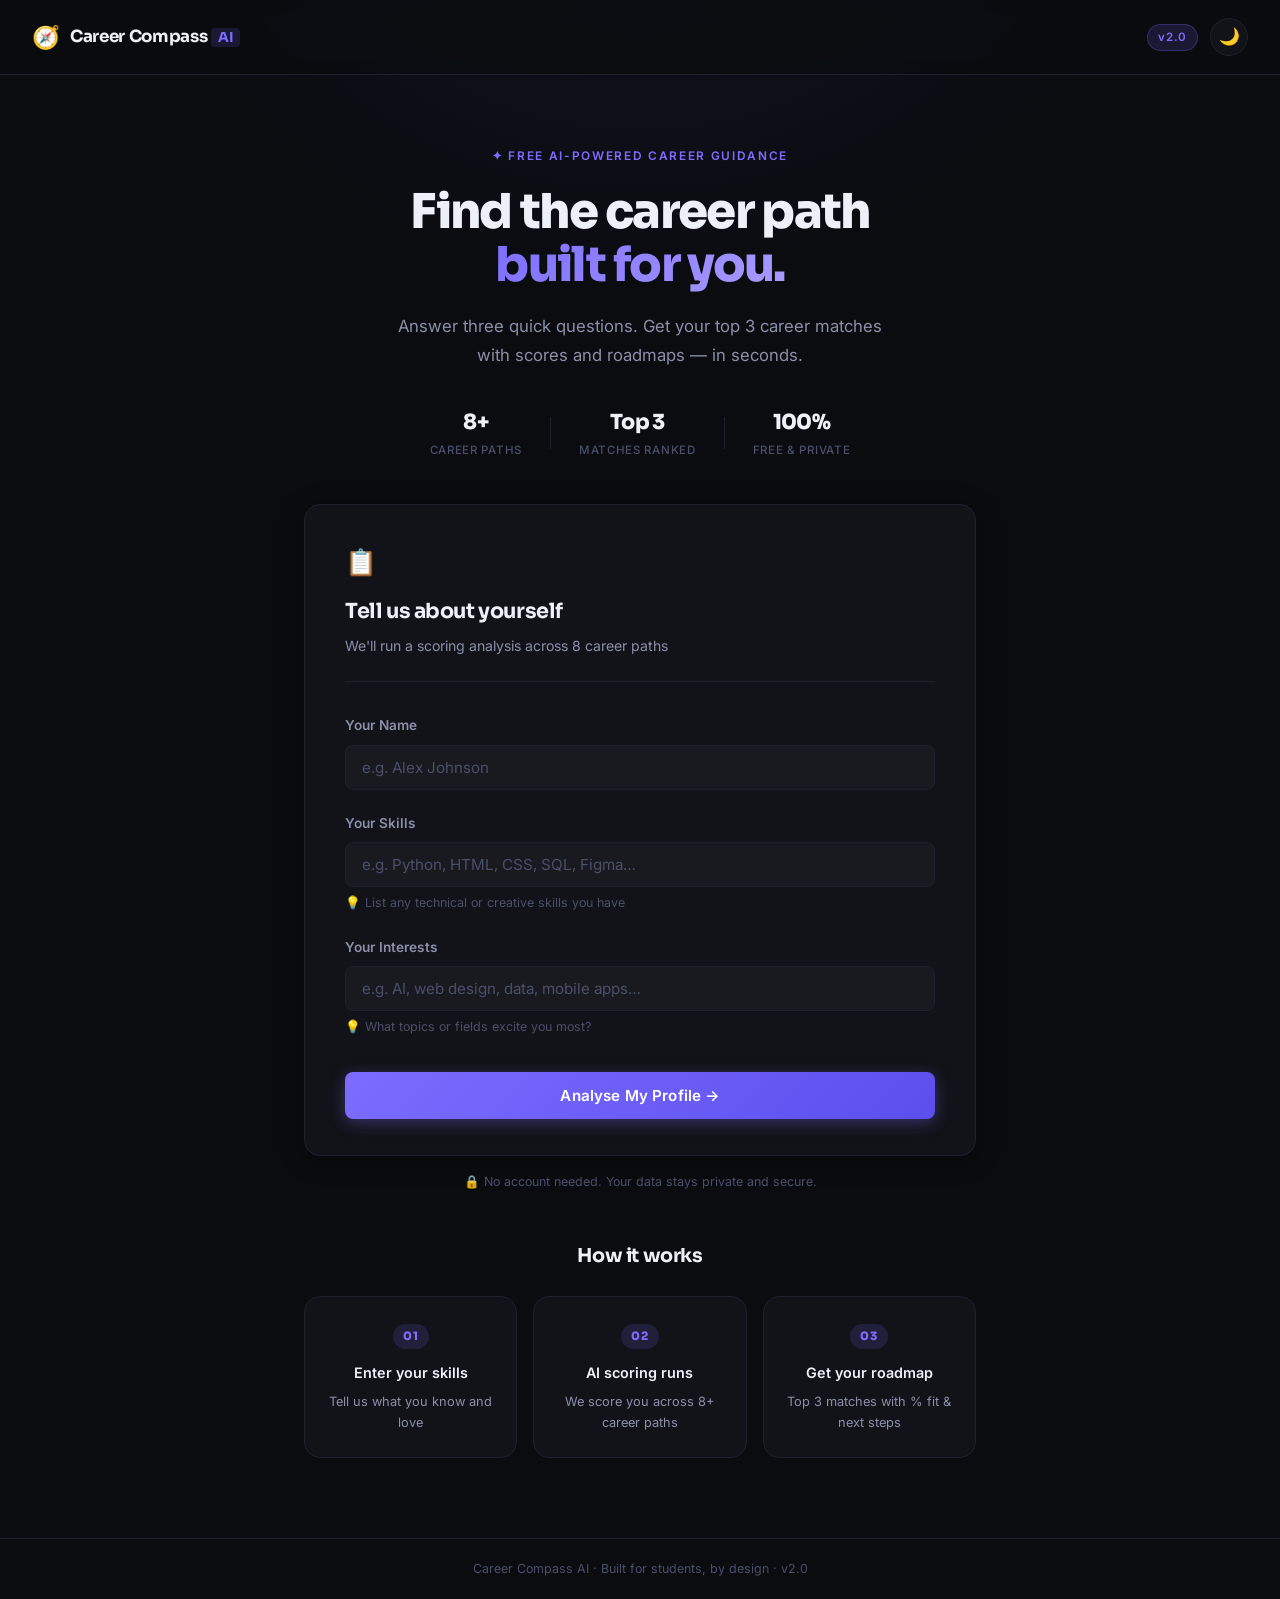
<file: templates/index.html>
<!DOCTYPE html>
<html lang="en">
<head>
  <meta charset="UTF-8" />
  <meta name="viewport" content="width=device-width, initial-scale=1.0" />
  <title>Career Compass AI</title>
  <link rel="stylesheet" href="/static/style.css" />
  <link rel="preconnect" href="https://fonts.googleapis.com">
  <link href="https://fonts.googleapis.com/css2?family=Inter:wght@400;500;600;700&family=Sora:wght@600;700;800&display=swap" rel="stylesheet">
  <script>
    (function () {
      var saved = localStorage.getItem('theme');
      if (saved === 'light') {
        document.documentElement.setAttribute('data-theme', 'light');
      }
    })();
  </script>
</head>
<body>

  <header class="site-header">
    <div class="logo">
      <span class="logo-icon">🧭</span>
      <span class="logo-text">Career Compass <span class="logo-ai">AI</span></span>
    </div>
    <div class="header-right">
      <span class="version-badge">v2.0</span>
      <button type="button" id="themeToggle" class="theme-toggle" aria-label="Toggle dark mode" title="Toggle dark mode">🌙</button>
    </div>
  </header>

  <main>
    <section class="hero">
      <p class="eyebrow">✦ Free AI-Powered Career Guidance</p>
      <h1>Find the career path<br><span class="highlight">built for you.</span></h1>
      <p class="hero-sub">Answer three quick questions. Get your top 3 career matches with scores and roadmaps — in seconds.</p>

      <div class="hero-stats">
        <div class="stat"><span class="stat-num">8+</span><span class="stat-label">Career Paths</span></div>
        <div class="stat-divider"></div>
        <div class="stat"><span class="stat-num">Top 3</span><span class="stat-label">Matches Ranked</span></div>
        <div class="stat-divider"></div>
        <div class="stat"><span class="stat-num">100%</span><span class="stat-label">Free &amp; Private</span></div>
      </div>
    </section>

    <section class="form-section">
      <div class="card form-card">
        <div class="card-header">
          <span class="card-icon">📋</span>
          <h2 class="card-title">Tell us about yourself</h2>
          <p class="card-subtitle">We'll run a scoring analysis across 8 career paths</p>
        </div>

        <form action="/submit" method="POST" id="careerForm">

          <div class="field">
            <label for="name">Your Name</label>
            <input type="text" id="name" name="name" placeholder="e.g. Alex Johnson" required autocomplete="off" />
          </div>

          <div class="field">
            <label for="skills">Your Skills</label>
            <input type="text" id="skills" name="skills" placeholder="e.g. Python, HTML, CSS, SQL, Figma…" required autocomplete="off" />
            <span class="field-hint">💡 List any technical or creative skills you have</span>
          </div>

          <div class="field">
            <label for="interests">Your Interests</label>
            <input type="text" id="interests" name="interests" placeholder="e.g. AI, web design, data, mobile apps…" required autocomplete="off" />
            <span class="field-hint">💡 What topics or fields excite you most?</span>
          </div>

          <button type="submit" class="btn-primary" id="submitBtn">
            <span class="btn-text">Analyse My Profile →</span>
          </button>

        </form>
      </div>

      <p class="disclaimer">🔒 No account needed. Your data stays private and secure.</p>
    </section>

    <section class="how-it-works">
      <h2 class="section-title">How it works</h2>
      <div class="steps-grid">
        <div class="step-card">
          <span class="step-num">01</span>
          <h3>Enter your skills</h3>
          <p>Tell us what you know and love</p>
        </div>
        <div class="step-card">
          <span class="step-num">02</span>
          <h3>AI scoring runs</h3>
          <p>We score you across 8+ career paths</p>
        </div>
        <div class="step-card">
          <span class="step-num">03</span>
          <h3>Get your roadmap</h3>
          <p>Top 3 matches with % fit &amp; next steps</p>
        </div>
      </div>
    </section>
  </main>

  <footer class="site-footer">
    <p>Career Compass AI · Built for students, by design · v2.0</p>
  </footer>

  <script src="/static/script.js"></script>
</body>
</html>
</file>
<file: static/style.css>
/* ── Reset & Base ─────────────────────────────── */
*, *::before, *::after { box-sizing: border-box; margin: 0; padding: 0; }

:root {
  --bg:              #0a0c10;
  --bg-card:         #111318;
  --bg-card-hover:   #181c24;
  --bg-card-2:       #0f1117;
  --border:          #1e2130;
  --border-bright:   #2d3147;
  --accent:          #7c6dff;
  --accent-2:        #06d6a0;
  --accent-3:        #ff6b6b;
  --accent-light:    #a89cff;
  --accent-glow:     rgba(124, 109, 255, 0.15);
  --accent-glow-2:   rgba(6, 214, 160, 0.15);
  --text-primary:    #eef0f8;
  --text-secondary:  #8b8fa8;
  --text-muted:      #4a4f6a;
  --green:           #06d6a0;
  --gold:            #ffd700;
  --silver:          #c0c0c0;
  --bronze:          #cd7f32;
  --font-display:    'Sora', sans-serif;
  --font-body:       'Inter', sans-serif;
  --radius:          16px;
  --radius-sm:       8px;
  --radius-xs:       5px;
  --max-w:           720px;
  --shadow-card:     0 4px 24px rgba(0,0,0,0.4);
  --shadow-glow:     0 0 32px rgba(124,109,255,0.12);
  --transition:      0.2s ease;
}

/* ── Light Mode Overrides ─────────────────────── */
html[data-theme="light"] {
  --bg:              #f7f7fb;
  --bg-card:         #ffffff;
  --bg-card-hover:   #f1f1f8;
  --bg-card-2:       #fafafe;
  --border:          #e4e4ee;
  --border-bright:   #d2d2e6;
  --accent:          #5c4eed;
  --accent-2:        #06a884;
  --accent-3:        #e0524f;
  --accent-light:    #7c6dff;
  --accent-glow:     rgba(92, 78, 237, 0.1);
  --accent-glow-2:   rgba(6, 168, 132, 0.12);
  --text-primary:    #181a24;
  --text-secondary:  #5b5f78;
  --text-muted:       #8d91a8;
  --green:           #06a884;
  --shadow-card:     0 4px 24px rgba(20,20,40,0.08);
  --shadow-glow:     0 0 32px rgba(92,78,237,0.1);
}

html[data-theme="light"] body {
  background-image:
    radial-gradient(ellipse 60% 40% at 50% -10%, rgba(92,78,237,0.06) 0%, transparent 70%);
}

html[data-theme="light"] .site-header {
  background: rgba(247,247,251,0.85);
}

html[data-theme="light"] .field input {
  background: rgba(20,20,40,0.02);
}

html[data-theme="light"] .field input:focus {
  background: rgba(92,78,237,0.04);
}

html[data-theme="light"] .roadmap {
  background: rgba(20,20,40,0.015);
}

html[data-theme="light"] .score-bar-track {
  background: rgba(20,20,40,0.06);
}

html[data-theme="light"] .btn-primary {
  color: #fff;
}

html[data-theme="light"] .step-num,
html[data-theme="light"] .roadmap-item::before {
  border-color: rgba(92,78,237,0.2);
}

/* Theme toggle button */
.theme-toggle {
  display: inline-flex;
  align-items: center;
  justify-content: center;
  width: 38px;
  height: 38px;
  border-radius: 50%;
  border: 1px solid var(--border);
  background: var(--bg-card);
  color: var(--text-primary);
  cursor: pointer;
  font-size: 1.05rem;
  line-height: 1;
  transition: border-color var(--transition), background var(--transition), transform var(--transition);
  margin-left: 12px;
}
.theme-toggle:hover {
  border-color: var(--border-bright);
  transform: translateY(-1px);
}
.theme-toggle:active { transform: translateY(0); }

.header-right {
  display: flex;
  align-items: center;
}

html { font-size: 16px; scroll-behavior: smooth; }

/* Smooth theme transitions on key surfaces */
body, .site-header, .card, .suggestion-card, .next-steps, .step-card,
.meta-pill, .field input, .roadmap, .advice-card, .skill-gap-card, .score-bar-track, .btn-secondary,
.career-tab-btn, .overview-panel {
  transition: background-color 0.25s ease, border-color 0.25s ease, color 0.25s ease, box-shadow 0.25s ease;
}

body {
  background: var(--bg);
  color: var(--text-primary);
  font-family: var(--font-body);
  line-height: 1.65;
  min-height: 100vh;
  display: flex;
  flex-direction: column;
  background-image:
    radial-gradient(ellipse 60% 40% at 50% -10%, rgba(124,109,255,0.08) 0%, transparent 70%);
}

/* ── Header ───────────────────────────────────── */
.site-header {
  padding: 18px 32px;
  border-bottom: 1px solid var(--border);
  display: flex;
  align-items: center;
  justify-content: space-between;
  backdrop-filter: blur(8px);
  position: sticky;
  top: 0;
  z-index: 100;
  background: rgba(10,12,16,0.85);
}

.logo { display: flex; align-items: center; gap: 10px; }
.logo-icon { font-size: 1.4rem; }
.logo-text {
  font-family: var(--font-display);
  font-weight: 700;
  font-size: 1.05rem;
  color: var(--text-primary);
  letter-spacing: -0.02em;
}
.logo-ai {
  color: var(--accent);
  background: var(--accent-glow);
  padding: 1px 7px;
  border-radius: 4px;
  font-size: 0.82em;
}
.version-badge {
  font-size: 0.72rem;
  font-weight: 600;
  letter-spacing: 0.06em;
  color: var(--accent);
  background: var(--accent-glow);
  padding: 3px 10px;
  border-radius: 20px;
  border: 1px solid rgba(124,109,255,0.25);
}

/* ── Main Layout ─────────────────────────────── */
main {
  flex: 1;
  max-width: var(--max-w);
  margin: 0 auto;
  padding: 0 24px 80px;
  width: 100%;
}

/* ── Hero ────────────────────────────────────── */
.hero {
  padding: 72px 0 44px;
  text-align: center;
}
.results-hero { padding-bottom: 28px; }

.eyebrow {
  font-size: 0.74rem;
  font-weight: 600;
  letter-spacing: 0.14em;
  text-transform: uppercase;
  color: var(--accent);
  margin-bottom: 18px;
  display: block;
}

h1 {
  font-family: var(--font-display);
  font-size: clamp(2rem, 5.5vw, 3rem);
  font-weight: 800;
  line-height: 1.12;
  letter-spacing: -0.035em;
  color: var(--text-primary);
  margin-bottom: 20px;
}
.highlight {
  background: linear-gradient(135deg, var(--accent) 0%, var(--accent-light) 100%);
  -webkit-background-clip: text;
  -webkit-text-fill-color: transparent;
  background-clip: text;
}

.hero-sub {
  font-size: 1.05rem;
  color: var(--text-secondary);
  max-width: 500px;
  margin: 0 auto 36px;
  line-height: 1.7;
}

/* Stats bar */
.hero-stats {
  display: flex;
  align-items: center;
  justify-content: center;
  gap: 28px;
  margin-top: 8px;
}
.stat { display: flex; flex-direction: column; align-items: center; gap: 2px; }
.stat-num {
  font-family: var(--font-display);
  font-size: 1.3rem;
  font-weight: 800;
  color: var(--text-primary);
  letter-spacing: -0.03em;
}
.stat-label {
  font-size: 0.72rem;
  color: var(--text-muted);
  font-weight: 500;
  text-transform: uppercase;
  letter-spacing: 0.06em;
}
.stat-divider {
  width: 1px;
  height: 32px;
  background: var(--border);
}

/* ── Cards ──────────────────────────────────── */
.card {
  background: var(--bg-card);
  border: 1px solid var(--border);
  border-radius: var(--radius);
  box-shadow: var(--shadow-card);
  transition: box-shadow var(--transition), border-color var(--transition);
}
.card:hover {
  border-color: var(--border-bright);
  box-shadow: var(--shadow-card), var(--shadow-glow);
}

/* ── Form Card ───────────────────────────────── */
.form-section { margin-bottom: 32px; }

.form-card { padding: 36px 40px; }

.card-header {
  margin-bottom: 32px;
  border-bottom: 1px solid var(--border);
  padding-bottom: 24px;
}
.card-icon { font-size: 1.6rem; display: block; margin-bottom: 10px; }
.card-title {
  font-family: var(--font-display);
  font-size: 1.3rem;
  font-weight: 700;
  color: var(--text-primary);
  margin-bottom: 6px;
  letter-spacing: -0.02em;
}
.card-subtitle {
  font-size: 0.88rem;
  color: var(--text-secondary);
}

/* ── Form Fields ─────────────────────────────── */
.field { margin-bottom: 22px; }
.field label {
  display: block;
  font-size: 0.85rem;
  font-weight: 600;
  color: var(--text-secondary);
  margin-bottom: 8px;
  letter-spacing: 0.01em;
}
.field input {
  width: 100%;
  background: rgba(255,255,255,0.03);
  border: 1px solid var(--border);
  border-radius: var(--radius-sm);
  padding: 12px 16px;
  font-size: 0.95rem;
  color: var(--text-primary);
  font-family: var(--font-body);
  transition: border-color var(--transition), box-shadow var(--transition), background var(--transition);
  outline: none;
}
.field input::placeholder { color: var(--text-muted); }
.field input:focus {
  border-color: var(--accent);
  background: rgba(124,109,255,0.05);
  box-shadow: 0 0 0 3px rgba(124,109,255,0.12);
}
.field-hint {
  display: block;
  font-size: 0.78rem;
  color: var(--text-muted);
  margin-top: 6px;
}

/* ── Buttons ─────────────────────────────────── */
.btn-primary {
  display: inline-flex;
  align-items: center;
  justify-content: center;
  gap: 8px;
  width: 100%;
  padding: 14px 28px;
  background: linear-gradient(135deg, var(--accent) 0%, #5c4eed 100%);
  color: #fff;
  font-size: 0.95rem;
  font-weight: 600;
  font-family: var(--font-body);
  border: none;
  border-radius: var(--radius-sm);
  cursor: pointer;
  text-decoration: none;
  letter-spacing: 0.01em;
  margin-top: 12px;
  transition: opacity var(--transition), transform var(--transition), box-shadow var(--transition);
  box-shadow: 0 4px 16px rgba(124,109,255,0.35);
}
.btn-primary:hover {
  opacity: 0.9;
  transform: translateY(-1px);
  box-shadow: 0 8px 24px rgba(124,109,255,0.45);
}
.btn-primary:active { transform: translateY(0); }
.btn-primary.loading { opacity: 0.7; pointer-events: none; }

.btn-secondary {
  display: inline-flex;
  align-items: center;
  justify-content: center;
  padding: 14px 28px;
  background: transparent;
  color: var(--text-secondary);
  font-size: 0.95rem;
  font-weight: 500;
  font-family: var(--font-body);
  border: 1px solid var(--border);
  border-radius: var(--radius-sm);
  cursor: pointer;
  text-decoration: none;
  transition: border-color var(--transition), color var(--transition), background var(--transition);
}
.btn-secondary:hover {
  border-color: var(--border-bright);
  color: var(--text-primary);
  background: rgba(255,255,255,0.04);
}

.disclaimer {
  text-align: center;
  font-size: 0.78rem;
  color: var(--text-muted);
  margin-top: 16px;
}

/* ── How It Works ───────────────────────────── */
.how-it-works { margin-top: 48px; }
.section-title {
  font-family: var(--font-display);
  font-size: 1.2rem;
  font-weight: 700;
  color: var(--text-primary);
  text-align: center;
  margin-bottom: 24px;
  letter-spacing: -0.02em;
}
.steps-grid {
  display: grid;
  grid-template-columns: repeat(3, 1fr);
  gap: 16px;
}
.step-card {
  background: var(--bg-card);
  border: 1px solid var(--border);
  border-radius: var(--radius);
  padding: 24px 20px;
  text-align: center;
  transition: border-color var(--transition), transform var(--transition);
}
.step-card:hover {
  border-color: var(--border-bright);
  transform: translateY(-2px);
}
.step-num {
  display: inline-block;
  font-family: var(--font-display);
  font-size: 0.72rem;
  font-weight: 800;
  letter-spacing: 0.1em;
  color: var(--accent);
  background: var(--accent-glow);
  padding: 3px 10px;
  border-radius: 20px;
  margin-bottom: 12px;
}
.step-card h3 {
  font-size: 0.9rem;
  font-weight: 600;
  color: var(--text-primary);
  margin-bottom: 6px;
}
.step-card p { font-size: 0.8rem; color: var(--text-secondary); }

/* ── Results ─────────────────────────────────── */
.results-section { padding-bottom: 40px; }

.results-meta {
  display: flex;
  gap: 12px;
  margin-bottom: 28px;
  flex-wrap: wrap;
}
.meta-pill {
  display: flex;
  align-items: center;
  gap: 8px;
  background: var(--bg-card);
  border: 1px solid var(--border);
  border-radius: 40px;
  padding: 6px 16px;
  font-size: 0.82rem;
  transition: border-color var(--transition);
}
.meta-pill:hover { border-color: var(--border-bright); }
.meta-label {
  color: var(--text-muted);
  font-weight: 600;
  text-transform: uppercase;
  letter-spacing: 0.05em;
  font-size: 0.72rem;
}
.meta-value { color: var(--text-primary); font-weight: 500; }

/* ── Suggestion Cards ───────────────────────── */
.suggestions-grid {
  display: flex;
  flex-direction: column;
  gap: 20px;
  margin-bottom: 36px;
}

.suggestion-card {
  background: var(--bg-card);
  border: 1px solid var(--border);
  border-radius: var(--radius);
  padding: 28px 32px;
  box-shadow: var(--shadow-card);
  transition: transform var(--transition), border-color var(--transition), box-shadow var(--transition);
  animation: cardSlideIn calc(0.3s + var(--card-index, 1) * 0.1s) ease both;
}
.suggestion-card:hover {
  transform: translateY(-3px);
  border-color: var(--border-bright);
  box-shadow: var(--shadow-card), 0 0 28px rgba(124,109,255,0.1);
}
.suggestion-card.rank-1 {
  border-color: rgba(124,109,255,0.4);
  background: linear-gradient(135deg, var(--bg-card) 0%, rgba(124,109,255,0.04) 100%);
}
.suggestion-card.rank-1:hover {
  border-color: rgba(124,109,255,0.6);
  box-shadow: var(--shadow-card), 0 0 32px rgba(124,109,255,0.18);
}

.card-top-row {
  display: flex;
  align-items: center;
  justify-content: space-between;
  margin-bottom: 14px;
}
.suggestion-rank {
  font-size: 0.78rem;
  font-weight: 700;
  color: var(--text-secondary);
  text-transform: uppercase;
  letter-spacing: 0.08em;
}
.rank-1 .suggestion-rank { color: var(--gold); }
.rank-2 .suggestion-rank { color: var(--silver); }
.rank-3 .suggestion-rank { color: var(--bronze); }

.score-badge {
  font-family: var(--font-display);
  font-size: 1.4rem;
  font-weight: 800;
  color: var(--accent-light);
  letter-spacing: -0.03em;
}
.rank-1 .score-badge { color: var(--accent); }

.suggestion-title {
  font-family: var(--font-display);
  font-size: 1.35rem;
  font-weight: 700;
  color: var(--text-primary);
  margin-bottom: 10px;
  letter-spacing: -0.02em;
}
.suggestion-reason {
  font-size: 0.9rem;
  color: var(--text-secondary);
  line-height: 1.65;
  margin-bottom: 18px;
}

/* Score bar */
.score-bar-wrap {
  display: flex;
  align-items: center;
  gap: 12px;
  margin-bottom: 24px;
}
.score-bar-track {
  flex: 1;
  height: 7px;
  background: rgba(255,255,255,0.06);
  border-radius: 99px;
  overflow: hidden;
}
.score-bar-fill {
  height: 100%;
  border-radius: 99px;
  background: linear-gradient(90deg, var(--accent) 0%, var(--accent-light) 100%);
  width: 0;
  transition: width 0.9s cubic-bezier(0.4, 0, 0.2, 1);
}
.rank-1 .score-bar-fill {
  background: linear-gradient(90deg, var(--accent) 0%, #a89cff 100%);
}
.score-label {
  font-size: 0.78rem;
  font-weight: 600;
  color: var(--accent-light);
  white-space: nowrap;
  min-width: 58px;
}

/* Roadmap */
.roadmap {
  background: rgba(255,255,255,0.025);
  border: 1px solid var(--border);
  border-radius: var(--radius-sm);
  padding: 20px 22px;
  margin-bottom: 20px;
}
.roadmap-title {
  font-size: 0.82rem;
  font-weight: 700;
  color: var(--text-secondary);
  text-transform: uppercase;
  letter-spacing: 0.08em;
  margin-bottom: 14px;
}
.roadmap-list {
  list-style: none;
  display: flex;
  flex-direction: column;
  gap: 10px;
  counter-reset: step;
}
.roadmap-item {
  display: flex;
  align-items: flex-start;
  gap: 12px;
  counter-increment: step;
}
.roadmap-item::before {
  content: counter(step);
  min-width: 22px;
  height: 22px;
  background: var(--accent-glow);
  color: var(--accent);
  border-radius: 50%;
  font-size: 0.72rem;
  font-weight: 700;
  display: flex;
  align-items: center;
  justify-content: center;
  flex-shrink: 0;
  margin-top: 1px;
  border: 1px solid rgba(124,109,255,0.25);
}
.roadmap-step-title {
  font-size: 0.85rem;
  font-weight: 600;
  color: var(--text-primary);
  display: block;
}
.roadmap-step-desc {
  font-size: 0.78rem;
  color: var(--text-muted);
  display: block;
}

/* AI Career Coach Advice */
.advice-card {
  background: rgba(6, 214, 160, 0.04);
  border: 1px solid var(--border);
  border-left: 3px solid var(--accent-2);
  border-radius: var(--radius-sm);
  padding: 20px 22px;
  margin-bottom: 20px;
}
.advice-title {
  font-size: 0.82rem;
  font-weight: 700;
  color: var(--text-secondary);
  text-transform: uppercase;
  letter-spacing: 0.08em;
  margin-bottom: 14px;
}
.advice-list {
  list-style: none;
  display: flex;
  flex-direction: column;
  gap: 12px;
}
.advice-item {
  display: flex;
  align-items: flex-start;
  gap: 12px;
}
.advice-num {
  min-width: 22px;
  height: 22px;
  background: var(--accent-glow-2);
  color: var(--green);
  border-radius: 50%;
  font-size: 0.72rem;
  font-weight: 700;
  display: flex;
  align-items: center;
  justify-content: center;
  flex-shrink: 0;
  margin-top: 1px;
  border: 1px solid rgba(6,214,160,0.25);
}
.advice-text {
  font-size: 0.85rem;
  color: var(--text-secondary);
  line-height: 1.55;
}
.advice-text strong {
  color: var(--text-primary);
  font-weight: 600;
}

html[data-theme="light"] .advice-card {
  background: rgba(6, 168, 132, 0.035);
}
html[data-theme="light"] .advice-num {
  border-color: rgba(6,168,132,0.2);
}

/* Skill Gap Analysis */
.skill-gap-card {
  background: rgba(255,255,255,0.025);
  border: 1px solid var(--border);
  border-radius: var(--radius-sm);
  padding: 20px 22px;
  margin-bottom: 20px;
}
.skill-gap-title {
  font-size: 0.82rem;
  font-weight: 700;
  color: var(--text-secondary);
  text-transform: uppercase;
  letter-spacing: 0.08em;
  margin-bottom: 16px;
}
.skill-gap-columns {
  display: grid;
  grid-template-columns: 1fr 1fr;
  gap: 18px;
}
.skill-gap-col { display: flex; flex-direction: column; gap: 10px; }
.skill-gap-label {
  font-size: 0.78rem;
  font-weight: 700;
  letter-spacing: 0.02em;
}
.skill-gap-label-current { color: var(--green); }
.skill-gap-label-missing { color: var(--accent-3); }
.skill-gap-empty {
  font-size: 0.8rem;
  color: var(--text-muted);
  line-height: 1.5;
}
.skill-chip-list {
  display: flex;
  flex-wrap: wrap;
  gap: 8px;
}
.skill-chip {
  display: inline-flex;
  align-items: center;
  font-size: 0.78rem;
  font-weight: 600;
  padding: 5px 12px;
  border-radius: 20px;
  line-height: 1.3;
}
.skill-chip-current {
  color: var(--green);
  background: rgba(6,214,160,0.1);
  border: 1px solid rgba(6,214,160,0.25);
}
.skill-chip-missing {
  color: var(--accent-3);
  background: rgba(255,107,107,0.1);
  border: 1px solid rgba(255,107,107,0.25);
}

html[data-theme="light"] .skill-gap-card {
  background: rgba(20,20,40,0.015);
}
html[data-theme="light"] .skill-chip-missing {
  background: rgba(224,82,79,0.08);
  border-color: rgba(224,82,79,0.22);
}
html[data-theme="light"] .skill-chip-current {
  background: rgba(6,168,132,0.08);
  border-color: rgba(6,168,132,0.22);
}

@media (max-width: 480px) {
  .skill-gap-columns {
    grid-template-columns: 1fr;
  }
}

/* ── Career Tabs ─────────────────────────────── */
.career-tabs {
  display: flex;
  gap: 4px;
  border-bottom: 1px solid var(--border);
  margin-bottom: 20px;
  overflow-x: auto;
  scrollbar-width: none;
}
.career-tabs::-webkit-scrollbar { display: none; }

.career-tab-btn {
  appearance: none;
  background: transparent;
  border: none;
  border-bottom: 2px solid transparent;
  color: var(--text-secondary);
  font-family: var(--font-body);
  font-size: 0.84rem;
  font-weight: 600;
  padding: 10px 14px;
  cursor: pointer;
  white-space: nowrap;
  transition: color var(--transition), border-color var(--transition), background var(--transition);
  border-radius: var(--radius-xs) var(--radius-xs) 0 0;
}
.career-tab-btn:hover {
  color: var(--text-primary);
  background: rgba(124,109,255,0.06);
}
.career-tab-btn.is-active {
  color: var(--accent);
  border-bottom-color: var(--accent);
}
.career-tab-btn:focus-visible {
  outline: 2px solid var(--accent);
  outline-offset: 2px;
}

html[data-theme="light"] .career-tab-btn.is-active { color: var(--accent); }
html[data-theme="light"] .career-tab-btn:hover { background: rgba(92,78,237,0.06); }

.career-tab-panels { position: relative; }

.career-tab-panel {
  display: none;
  animation: tabFadeIn 0.25s ease both;
}
.career-tab-panel.is-active {
  display: block;
}

@keyframes tabFadeIn {
  from { opacity: 0; transform: translateY(6px); }
  to   { opacity: 1; transform: translateY(0); }
}

/* Overview panel */
.overview-panel {
  background: rgba(255,255,255,0.025);
  border: 1px solid var(--border);
  border-radius: var(--radius-sm);
  padding: 20px 22px;
}
.overview-header {
  display: flex;
  align-items: center;
  justify-content: space-between;
  gap: 12px;
  margin-bottom: 12px;
  flex-wrap: wrap;
}
.overview-career-title {
  font-family: var(--font-display);
  font-size: 1.1rem;
  font-weight: 700;
  color: var(--text-primary);
  letter-spacing: -0.01em;
}
.overview-score-badge {
  font-size: 0.78rem;
  font-weight: 700;
  color: var(--accent);
  background: var(--accent-glow);
  padding: 5px 12px;
  border-radius: 20px;
  border: 1px solid rgba(124,109,255,0.25);
  white-space: nowrap;
}
.overview-reason {
  font-size: 0.9rem;
  color: var(--text-secondary);
  line-height: 1.6;
}

html[data-theme="light"] .overview-panel {
  background: rgba(20,20,40,0.015);
}

@media (max-width: 640px) {
  .career-tab-btn { font-size: 0.78rem; padding: 9px 10px; }
}

.suggestion-footer { margin-top: 4px; }
.fit-badge {
  display: inline-flex;
  align-items: center;
  gap: 5px;
  font-size: 0.75rem;
  font-weight: 600;
  color: var(--green);
  background: rgba(6,214,160,0.1);
  padding: 4px 10px;
  border-radius: 20px;
  border: 1px solid rgba(6,214,160,0.2);
}

/* ── Next Steps ─────────────────────────────── */
.next-steps {
  background: var(--bg-card);
  border: 1px solid var(--border);
  border-radius: var(--radius);
  padding: 28px 32px;
  margin-bottom: 28px;
}
.next-steps h3 {
  font-family: var(--font-display);
  font-size: 1rem;
  font-weight: 700;
  color: var(--text-primary);
  margin-bottom: 16px;
  letter-spacing: -0.01em;
}
.next-steps ul {
  list-style: none;
  display: flex;
  flex-direction: column;
  gap: 12px;
}
.next-steps li {
  font-size: 0.88rem;
  color: var(--text-secondary);
  display: flex;
  align-items: flex-start;
  gap: 10px;
  line-height: 1.55;
}
.next-steps li::before {
  content: '→';
  color: var(--accent);
  font-weight: 700;
  flex-shrink: 0;
}

.cta-row {
  display: flex;
  gap: 14px;
  align-items: center;
}
.cta-row .btn-primary { flex: 1; }

/* ── Footer ──────────────────────────────────── */
.site-footer {
  border-top: 1px solid var(--border);
  padding: 20px 32px;
  text-align: center;
  font-size: 0.78rem;
  color: var(--text-muted);
}

/* ── Animations ──────────────────────────────── */
@keyframes cardSlideIn {
  from { opacity: 0; transform: translateY(20px); }
  to   { opacity: 1; transform: translateY(0); }
}

/* ── Responsive ──────────────────────────────── */
@media (max-width: 640px) {
  main { padding: 0 16px 60px; }
  .site-header { padding: 16px 20px; }
  .form-card { padding: 24px 20px; }
  .suggestion-card { padding: 22px 20px; }
  .next-steps { padding: 22px 20px; }
  .steps-grid { grid-template-columns: 1fr; }
  .cta-row { flex-direction: column; }
  .cta-row .btn-primary, .cta-row .btn-secondary { width: 100%; }
  .hero { padding: 48px 0 32px; }
  .hero-stats { gap: 16px; }
  .stat-num { font-size: 1.1rem; }
  h1 { font-size: clamp(1.7rem, 7vw, 2.4rem); }
}

@media (max-width: 400px) {
  .hero-stats { flex-direction: column; gap: 8px; }
  .stat-divider { display: none; }
}

/* ── Print ───────────────────────────────────── */
@media print {
  body { background: #fff; color: #000; }
  .site-header, footer, .cta-row { display: none; }
  .suggestion-card { break-inside: avoid; border: 1px solid #ddd; }
  .career-tabs { display: none; }
  .career-tab-panel {
    display: block !important;
    break-inside: avoid;
    margin-bottom: 16px;
  }
}
</file>
